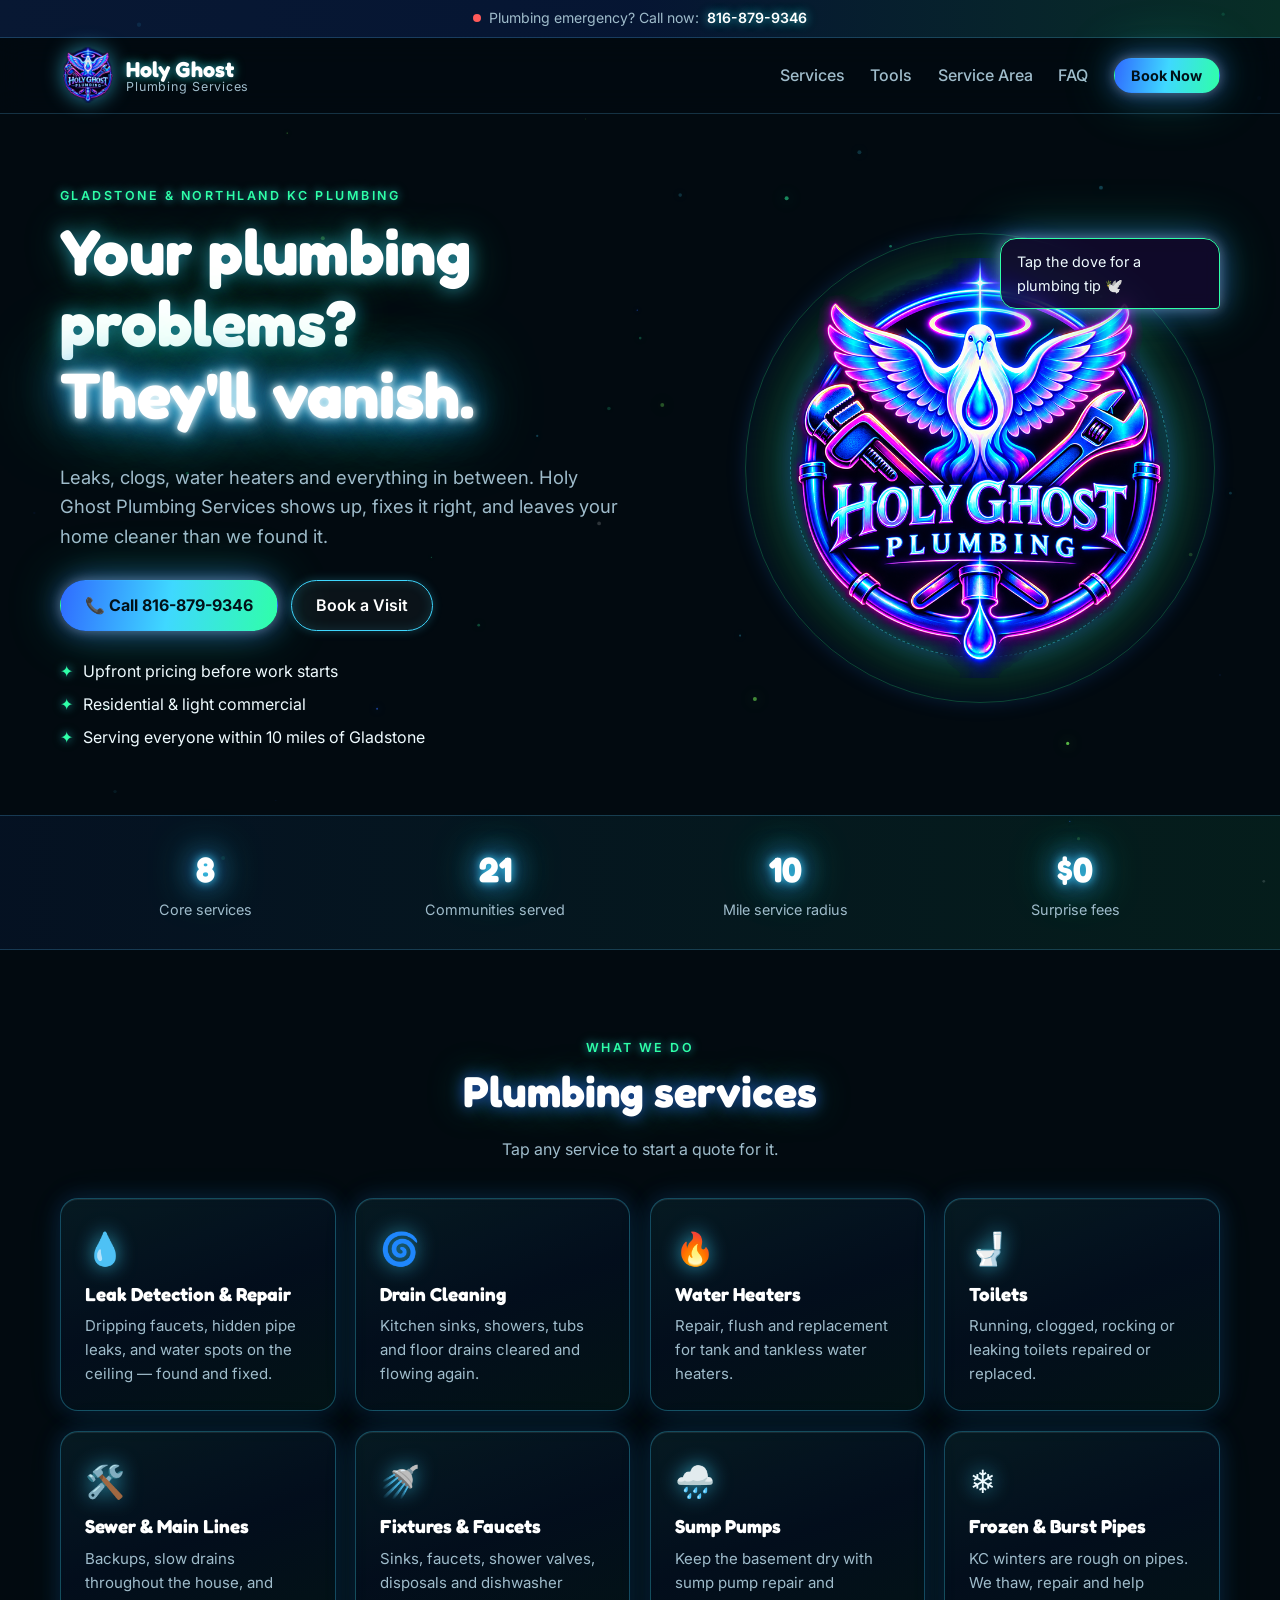
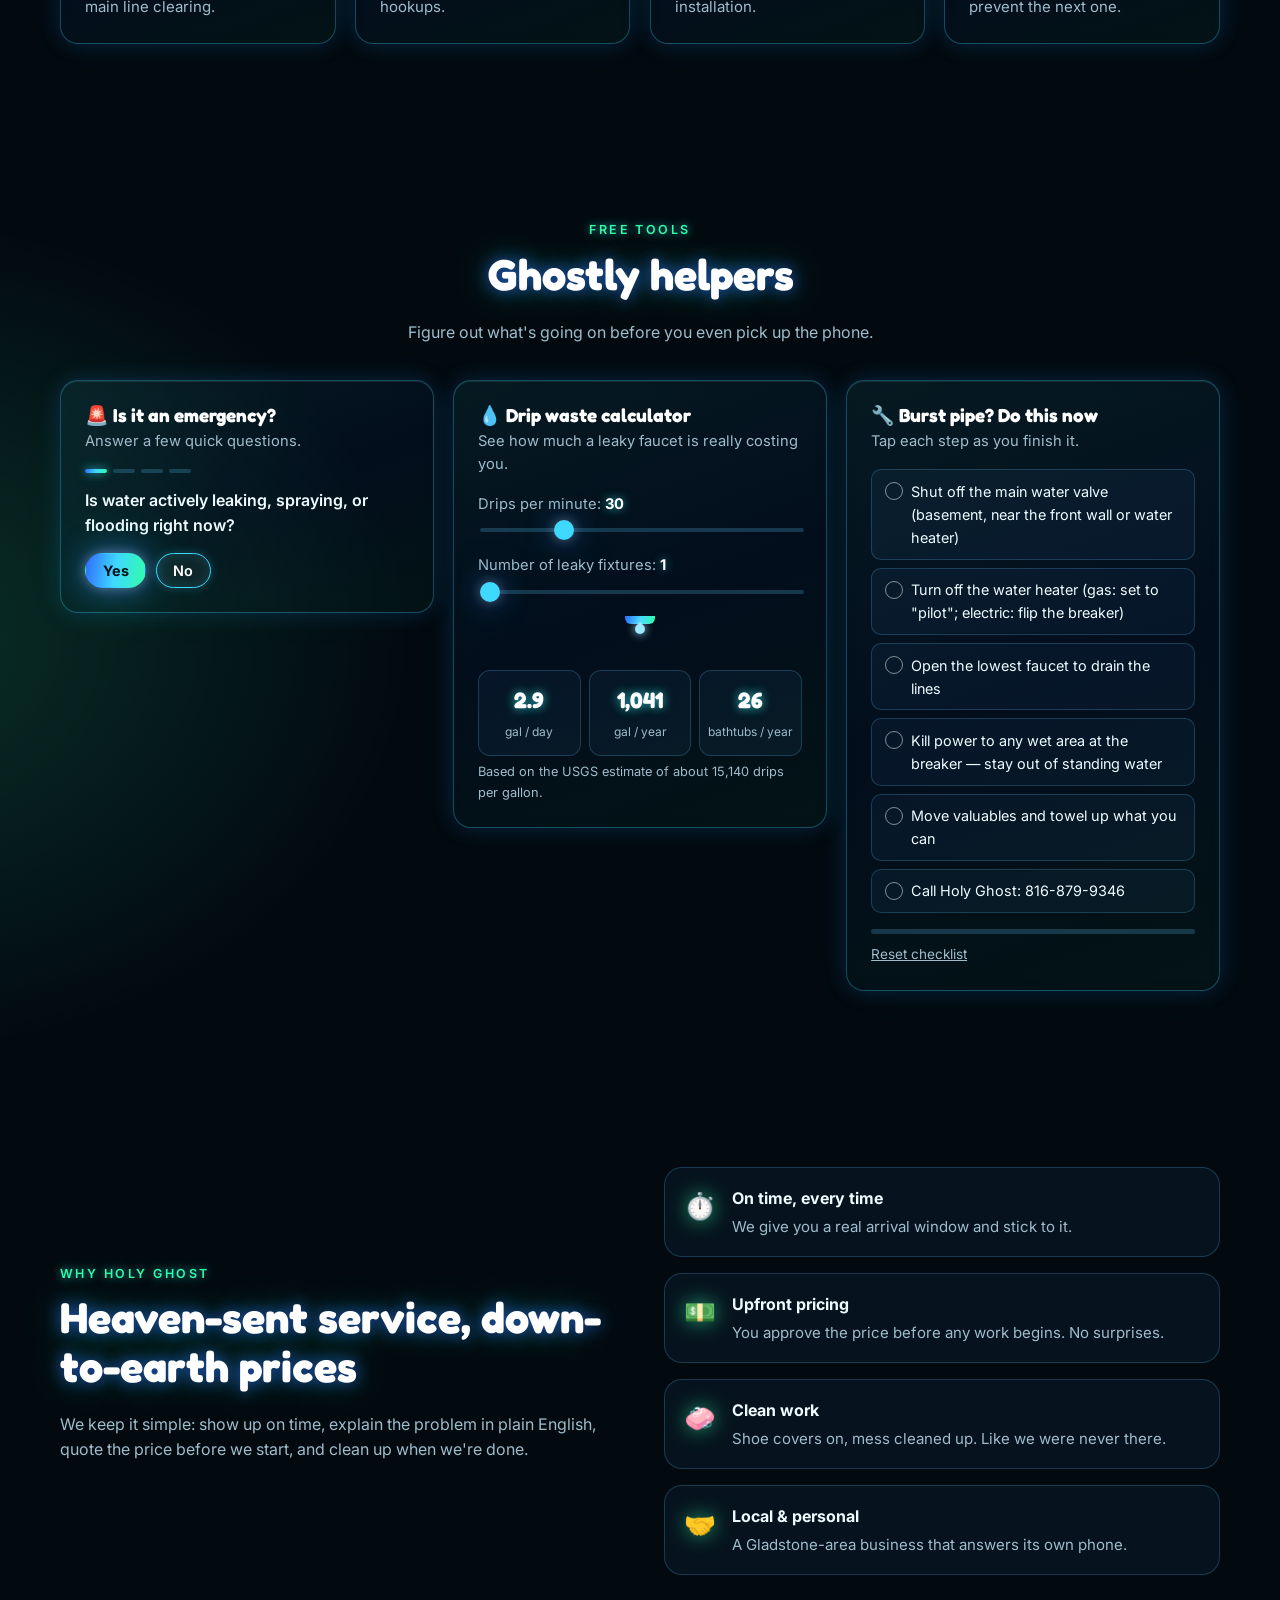
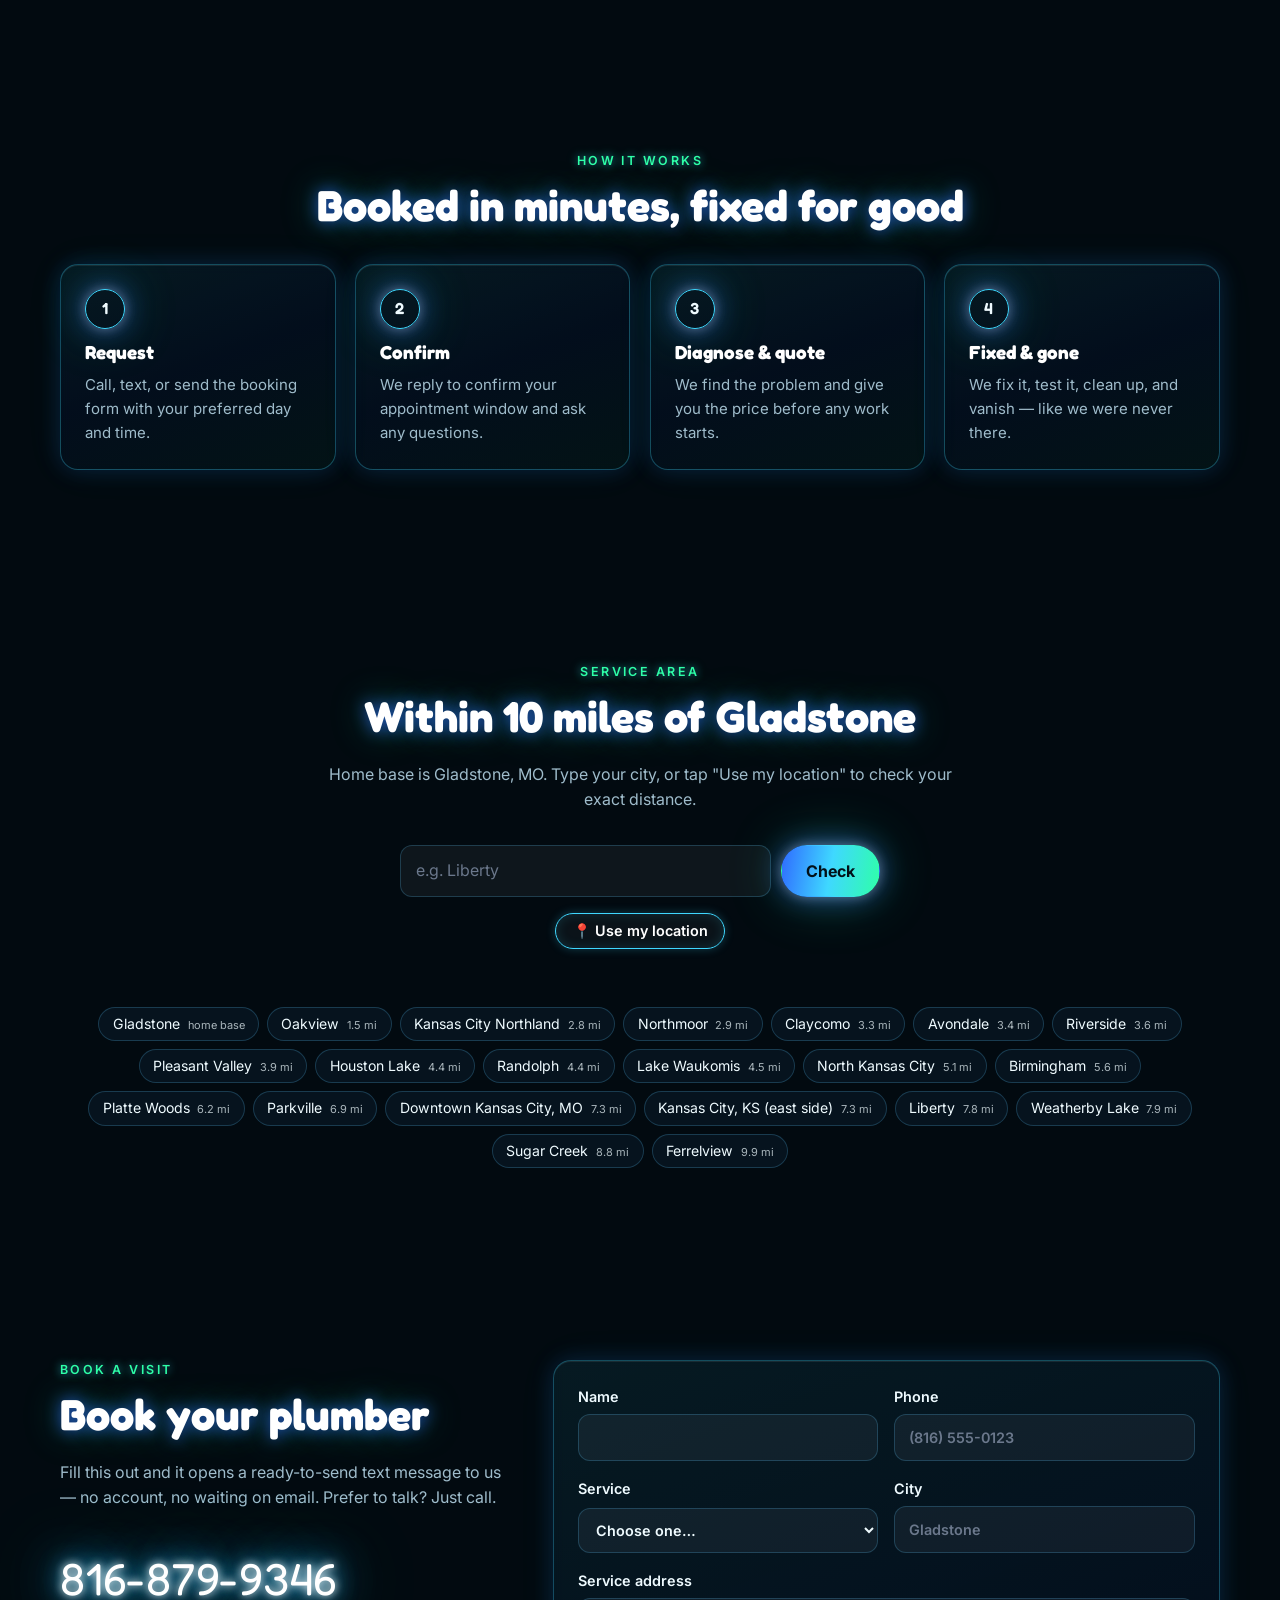
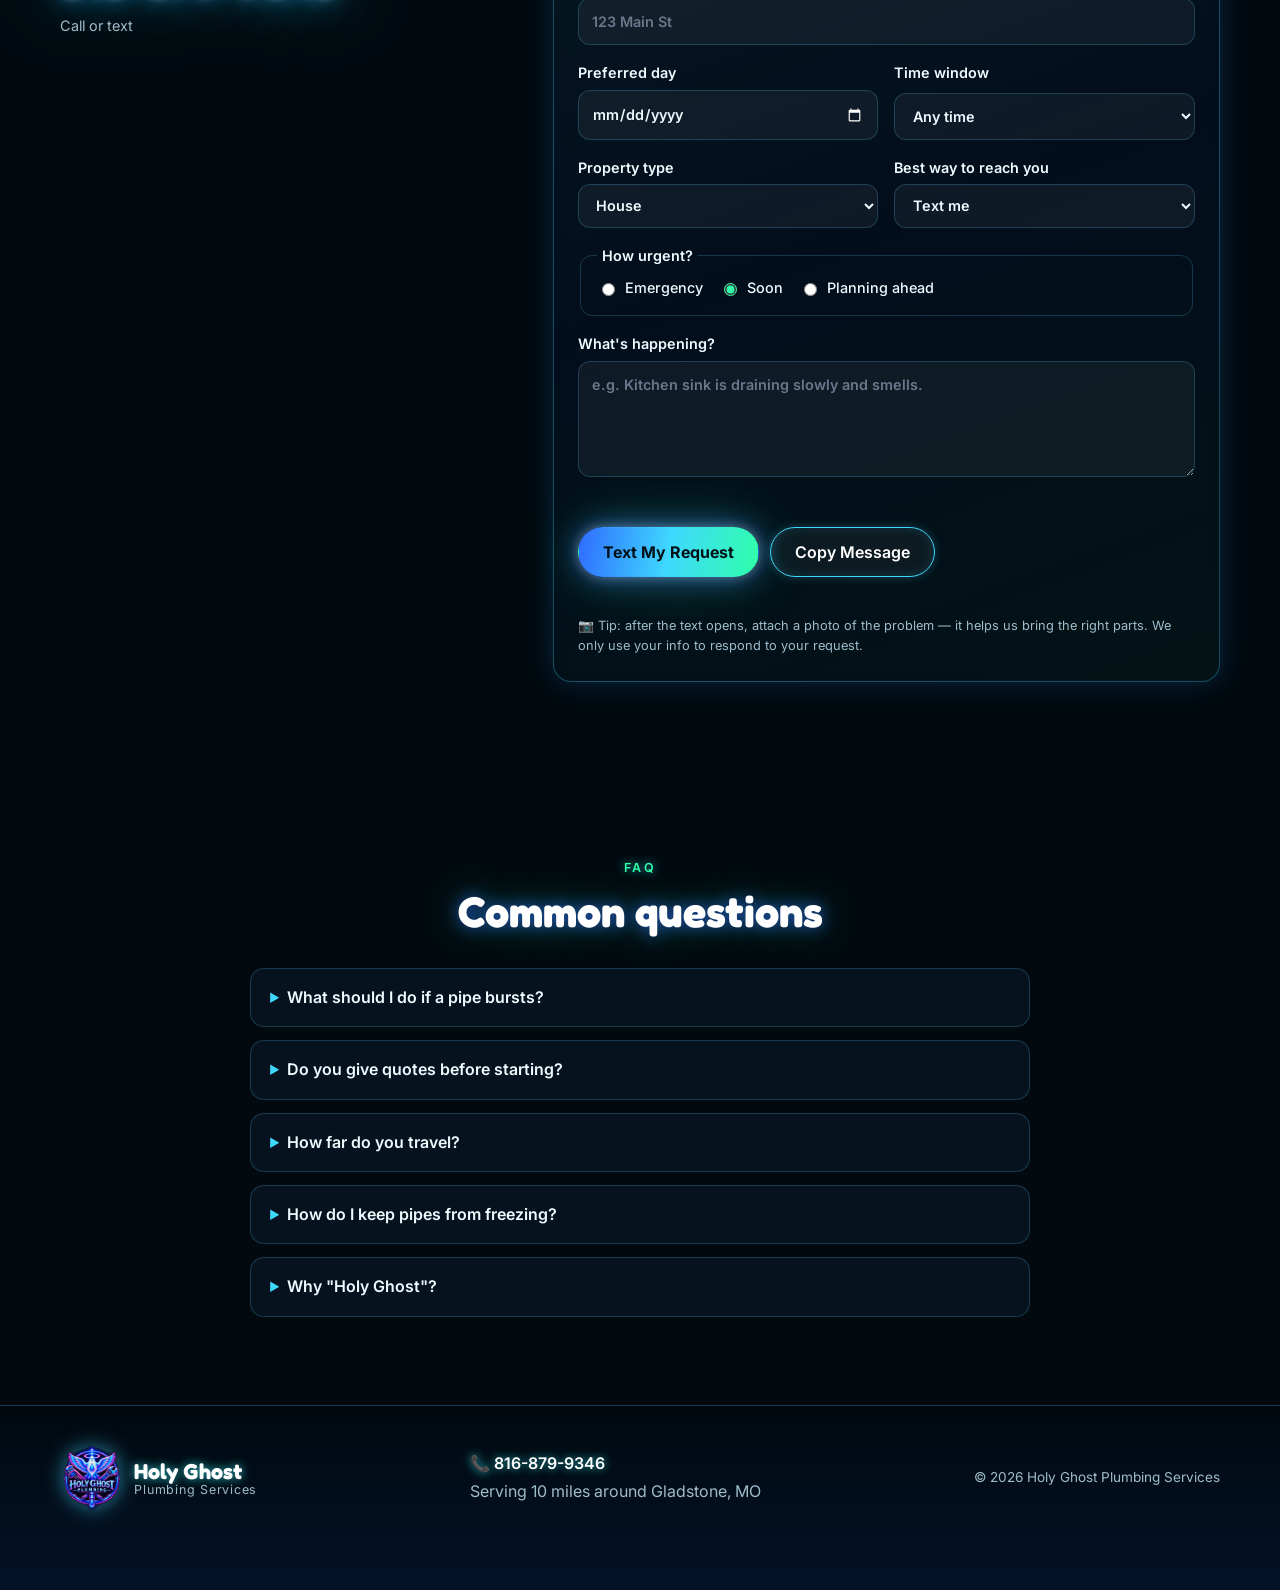
<file: index.html>
<!doctype html>
<html lang="en">
<head>
  <meta charset="utf-8">
  <meta name="viewport" content="width=device-width, initial-scale=1">
  <title>Holy Ghost Plumbing Services | Gladstone &amp; Northland KC Plumber</title>
  <meta name="description" content="Holy Ghost Plumbing Services — friendly, reliable plumbing within 10 miles of Gladstone, MO, including the Northland, North Kansas City, Liberty, Parkville and Riverside. Leaks, drains, water heaters, toilets, sewer lines and more. Call or text 816-879-9346.">
  <meta name="theme-color" content="#020a10">
  <link rel="icon" href="assets/favicon.png" type="image/png">
  <link rel="apple-touch-icon" href="assets/apple-touch-icon.png">
  <meta property="og:title" content="Holy Ghost Plumbing Services — Kansas City">
  <meta property="og:description" content="Your plumbing problems? They'll vanish. Call or text 816-879-9346.">
  <meta property="og:image" content="assets/logo.png">
  <link rel="preconnect" href="https://fonts.googleapis.com">
  <link rel="preconnect" href="https://fonts.gstatic.com" crossorigin>
  <link href="https://fonts.googleapis.com/css2?family=Fredoka:wght@500;600;700&family=Inter:wght@400;500;600&display=swap" rel="stylesheet">
  <link rel="stylesheet" href="styles.css">
  <script type="application/ld+json">
  {
    "@context": "https://schema.org",
    "@type": "Plumber",
    "name": "Holy Ghost Plumbing Services",
    "telephone": "+1-816-879-9346",
    "areaServed": { "@type": "GeoCircle", "geoMidpoint": { "@type": "GeoCoordinates", "latitude": 39.2039, "longitude": -94.5547 }, "geoRadius": "16093" },
    "address": { "@type": "PostalAddress", "addressLocality": "Gladstone", "addressRegion": "MO", "addressCountry": "US" },
    "image": "assets/logo.png"
  }
  </script>
</head>
<body>
  <canvas id="spirits" aria-hidden="true"></canvas>
  <div class="cursor-glow" aria-hidden="true"></div>
  <a class="skip" href="#main">Skip to content</a>

  <div class="topbar">
    <span class="pulse-dot" aria-hidden="true"></span>
    <span>Plumbing emergency? Call now:</span>
    <a href="tel:+18168799346">816-879-9346</a>
  </div>

  <header class="site-header">
    <div class="wrap header-inner">
      <a class="brand" href="#top" aria-label="Holy Ghost Plumbing Services home">
        <img src="assets/logo-sm.png" alt="" width="56" height="56">
        <span class="brand-text"><strong>Holy Ghost</strong><small>Plumbing Services</small></span>
      </a>
      <button class="nav-toggle" aria-expanded="false" aria-controls="nav" aria-label="Open menu">
        <span></span><span></span><span></span>
      </button>
      <nav id="nav" class="nav">
        <a href="#services">Services</a>
        <a href="#tools">Tools</a>
        <a href="#area">Service Area</a>
        <a href="#faq">FAQ</a>
        <a class="btn btn-primary btn-small" href="#quote">Book Now</a>
      </nav>
    </div>
  </header>

  <main id="main">
    <!-- HERO -->
    <section class="hero" id="top">
      <div class="wrap hero-inner">
        <div class="hero-copy reveal">
          <p class="eyebrow">Gladstone &amp; Northland KC Plumbing</p>
          <h1>Your plumbing problems?<br><span class="glow-text" id="vanish">They'll vanish.</span></h1>
          <p class="lead">Leaks, clogs, water heaters and everything in between. Holy Ghost Plumbing Services shows up, fixes it right, and leaves your home cleaner than we found it.</p>
          <div class="hero-cta">
            <a class="btn btn-primary" href="tel:+18168799346">📞 Call 816-879-9346</a>
            <a class="btn btn-ghost" href="#quote">Book a Visit</a>
          </div>
          <ul class="hero-points">
            <li>Upfront pricing before work starts</li>
            <li>Residential &amp; light commercial</li>
            <li>Serving everyone within 10 miles of Gladstone</li>
          </ul>
        </div>

        <div class="hero-art reveal">
          <div class="aura"></div>
          <div class="ring r1"></div><div class="ring r2"></div>
          <button class="mascot-btn" id="mascot" aria-label="Tap the logo for a plumbing tip">
            <img class="mascot" src="assets/logo.png" alt="Holy Ghost Plumbing logo: a glowing dove with a halo and water drop, crossed pipe wrenches, and a pipe ring" width="720" height="720">
          </button>
          <div class="bubble" id="bubble" role="status" aria-live="polite">Tap the dove for a plumbing tip 🕊️</div>
        </div>
      </div>
    </section>

    <!-- STATS STRIP -->
    <section class="strip">
      <div class="wrap strip-inner">
        <div class="stat reveal"><strong data-count="8">0</strong><span>Core services</span></div>
        <div class="stat reveal"><strong data-count="21">0</strong><span>Communities served</span></div>
        <div class="stat reveal"><strong data-count="10">0</strong><span>Mile service radius</span></div>
        <div class="stat reveal"><strong>$0</strong><span>Surprise fees</span></div>
      </div>
    </section>

    <!-- SERVICES -->
    <section class="section" id="services">
      <div class="wrap">
        <p class="eyebrow center">What We Do</p>
        <h2 class="center">Plumbing services</h2>
        <p class="sub center">Tap any service to start a quote for it.</p>
        <div class="grid services-grid">
          <button class="card service reveal" data-service="Leak Detection & Repair"><span class="icon">💧</span><h3>Leak Detection &amp; Repair</h3><p>Dripping faucets, hidden pipe leaks, and water spots on the ceiling — found and fixed.</p></button>
          <button class="card service reveal" data-service="Drain Cleaning"><span class="icon">🌀</span><h3>Drain Cleaning</h3><p>Kitchen sinks, showers, tubs and floor drains cleared and flowing again.</p></button>
          <button class="card service reveal" data-service="Water Heater"><span class="icon">🔥</span><h3>Water Heaters</h3><p>Repair, flush and replacement for tank and tankless water heaters.</p></button>
          <button class="card service reveal" data-service="Toilet Repair / Install"><span class="icon">🚽</span><h3>Toilets</h3><p>Running, clogged, rocking or leaking toilets repaired or replaced.</p></button>
          <button class="card service reveal" data-service="Sewer Line"><span class="icon">🛠️</span><h3>Sewer &amp; Main Lines</h3><p>Backups, slow drains throughout the house, and main line clearing.</p></button>
          <button class="card service reveal" data-service="Fixture Install"><span class="icon">🚿</span><h3>Fixtures &amp; Faucets</h3><p>Sinks, faucets, shower valves, disposals and dishwasher hookups.</p></button>
          <button class="card service reveal" data-service="Sump Pump"><span class="icon">🌧️</span><h3>Sump Pumps</h3><p>Keep the basement dry with sump pump repair and installation.</p></button>
          <button class="card service reveal" data-service="Frozen / Burst Pipes"><span class="icon">❄️</span><h3>Frozen &amp; Burst Pipes</h3><p>KC winters are rough on pipes. We thaw, repair and help prevent the next one.</p></button>
        </div>
      </div>
    </section>

    <!-- TOOLS -->
    <section class="section" id="tools">
      <div class="wrap">
        <p class="eyebrow center">Free Tools</p>
        <h2 class="center">Ghostly helpers</h2>
        <p class="sub center">Figure out what's going on before you even pick up the phone.</p>

        <div class="tools-grid">
          <!-- Triage -->
          <div class="card tool reveal" id="triage">
            <h3>🚨 Is it an emergency?</h3>
            <p class="tool-sub">Answer a few quick questions.</p>
            <div class="triage-body" id="triageBody"></div>
          </div>

          <!-- Drip calculator -->
          <div class="card tool reveal">
            <h3>💧 Drip waste calculator</h3>
            <p class="tool-sub">See how much a leaky faucet is really costing you.</p>
            <label class="range-label">Drips per minute: <strong id="dripOut">30</strong>
              <input type="range" id="dripRange" min="1" max="120" value="30">
            </label>
            <label class="range-label">Number of leaky fixtures: <strong id="fixOut">1</strong>
              <input type="range" id="fixRange" min="1" max="6" value="1">
            </label>
            <div class="drip-visual" aria-hidden="true"><span class="falling"></span></div>
            <div class="drip-results">
              <div><strong id="galDay">0</strong><span>gal / day</span></div>
              <div><strong id="galYear">0</strong><span>gal / year</span></div>
              <div><strong id="tubs">0</strong><span>bathtubs / year</span></div>
            </div>
            <p class="fine">Based on the USGS estimate of about 15,140 drips per gallon.</p>
          </div>

          <!-- Shutoff guide -->
          <div class="card tool reveal">
            <h3>🔧 Burst pipe? Do this now</h3>
            <p class="tool-sub">Tap each step as you finish it.</p>
            <ol class="checklist" id="checklist">
              <li><button>Shut off the main water valve (basement, near the front wall or water heater)</button></li>
              <li><button>Turn off the water heater (gas: set to "pilot"; electric: flip the breaker)</button></li>
              <li><button>Open the lowest faucet to drain the lines</button></li>
              <li><button>Kill power to any wet area at the breaker — stay out of standing water</button></li>
              <li><button>Move valuables and towel up what you can</button></li>
              <li><button>Call Holy Ghost: 816-879-9346</button></li>
            </ol>
            <div class="progress"><span id="checkBar"></span></div>
            <button class="link-btn" id="checkReset" type="button">Reset checklist</button>
          </div>
        </div>
      </div>
    </section>

    <!-- WHY -->
    <section class="section" id="why">
      <div class="wrap why-inner">
        <div class="reveal">
          <p class="eyebrow">Why Holy Ghost</p>
          <h2>Heaven-sent service, down-to-earth prices</h2>
          <p class="sub">We keep it simple: show up on time, explain the problem in plain English, quote the price before we start, and clean up when we're done.</p>
        </div>
        <ul class="why-list">
          <li class="reveal"><span>⏱️</span><div><strong>On time, every time</strong><p>We give you a real arrival window and stick to it.</p></div></li>
          <li class="reveal"><span>💵</span><div><strong>Upfront pricing</strong><p>You approve the price before any work begins. No surprises.</p></div></li>
          <li class="reveal"><span>🧼</span><div><strong>Clean work</strong><p>Shoe covers on, mess cleaned up. Like we were never there.</p></div></li>
          <li class="reveal"><span>🤝</span><div><strong>Local &amp; personal</strong><p>A Gladstone-area business that answers its own phone.</p></div></li>
        </ul>
      </div>
    </section>

    <!-- PROCESS -->
    <section class="section" id="process">
      <div class="wrap">
        <p class="eyebrow center">How It Works</p>
        <h2 class="center">Booked in minutes, fixed for good</h2>
        <ol class="steps">
          <li class="card reveal"><span class="step-num">1</span><h3>Request</h3><p>Call, text, or send the booking form with your preferred day and time.</p></li>
          <li class="card reveal"><span class="step-num">2</span><h3>Confirm</h3><p>We reply to confirm your appointment window and ask any questions.</p></li>
          <li class="card reveal"><span class="step-num">3</span><h3>Diagnose &amp; quote</h3><p>We find the problem and give you the price before any work starts.</p></li>
          <li class="card reveal"><span class="step-num">4</span><h3>Fixed &amp; gone</h3><p>We fix it, test it, clean up, and vanish — like we were never there.</p></li>
        </ol>
      </div>
    </section>

    <!-- AREA -->
    <section class="section" id="area">
      <div class="wrap">
        <p class="eyebrow center">Service Area</p>
        <h2 class="center">Within 10 miles of Gladstone</h2>
        <p class="sub center">Home base is Gladstone, MO. Type your city, or tap "Use my location" to check your exact distance.</p>
        <form class="area-check" id="areaForm" autocomplete="off">
          <label for="areaInput" class="sr">Your city</label>
          <input id="areaInput" type="text" placeholder="e.g. Liberty" required>
          <button class="btn btn-primary" type="submit">Check</button>
        </form>
        <p class="center"><button class="btn btn-ghost btn-small" type="button" id="locBtn">📍 Use my location</button></p>
        <p class="area-result" id="areaResult" role="status" aria-live="polite"></p>
        <ul class="chips" id="areaList"></ul>
      </div>
    </section>

    <!-- QUOTE -->
    <section class="section" id="quote">
      <div class="wrap quote-inner">
        <div class="quote-copy reveal">
          <p class="eyebrow">Book a Visit</p>
          <h2>Book your plumber</h2>
          <p class="sub">Fill this out and it opens a ready-to-send text message to us — no account, no waiting on email. Prefer to talk? Just call.</p>
          <a class="big-phone glow-text" href="tel:+18168799346">816-879-9346</a>
          <p class="small">Call or text</p>
        </div>
        <form class="card quote-form reveal" id="quoteForm" novalidate>
          <div class="row">
            <label>Name<input name="name" type="text" required autocomplete="name"></label>
            <label>Phone<input name="phone" type="tel" required autocomplete="tel" placeholder="(816) 555-0123"></label>
          </div>
          <div class="row">
            <label>Service
              <select name="service" id="serviceSelect" required>
                <option value="">Choose one…</option>
                <option>Leak Detection &amp; Repair</option>
                <option>Drain Cleaning</option>
                <option>Water Heater</option>
                <option>Toilet Repair / Install</option>
                <option>Sewer Line</option>
                <option>Fixture Install</option>
                <option>Sump Pump</option>
                <option>Frozen / Burst Pipes</option>
                <option>Something else</option>
              </select>
            </label>
            <label>City<input name="city" type="text" required autocomplete="address-level2" placeholder="Gladstone"></label>
          </div>
          <label>Service address<input name="address" type="text" required autocomplete="street-address" placeholder="123 Main St"></label>
          <div class="row">
            <label>Preferred day<input name="date" type="date" id="dateInput"></label>
            <label>Time window
              <select name="window">
                <option>Any time</option>
                <option>Morning (8–12)</option>
                <option>Afternoon (12–4)</option>
                <option>Evening (4–7)</option>
              </select>
            </label>
          </div>
          <div class="row">
            <label>Property type
              <select name="property">
                <option>House</option>
                <option>Apartment / Condo</option>
                <option>Rental I manage</option>
                <option>Business</option>
              </select>
            </label>
            <label>Best way to reach you
              <select name="contact">
                <option>Text me</option>
                <option>Call me</option>
              </select>
            </label>
          </div>
          <fieldset class="urgency">
            <legend>How urgent?</legend>
            <label><input type="radio" name="urgency" value="Emergency — water is leaking now"> Emergency</label>
            <label><input type="radio" name="urgency" value="Soon — within a few days" checked> Soon</label>
            <label><input type="radio" name="urgency" value="Whenever works — planning ahead"> Planning ahead</label>
          </fieldset>
          <label>What's happening?<textarea name="details" rows="4" placeholder="e.g. Kitchen sink is draining slowly and smells."></textarea></label>
          <p class="form-error" id="formError" role="alert"></p>
          <div class="form-actions">
            <button class="btn btn-primary" type="submit">Text My Request</button>
            <button class="btn btn-ghost" type="button" id="copyBtn">Copy Message</button>
          </div>
          <p class="form-note" id="formNote" role="status" aria-live="polite"></p>
          <p class="fine">📷 Tip: after the text opens, attach a photo of the problem — it helps us bring the right parts. We only use your info to respond to your request.</p>
        </form>
      </div>
    </section>

    <!-- FAQ -->
    <section class="section" id="faq">
      <div class="wrap narrow">
        <p class="eyebrow center">FAQ</p>
        <h2 class="center">Common questions</h2>
        <details class="reveal"><summary>What should I do if a pipe bursts?</summary><p>Shut off the main water valve right away (usually in the basement near the front wall, or by the water heater), turn off the water heater, then call us at 816-879-9346. The checklist in our Tools section walks you through it.</p></details>
        <details class="reveal"><summary>Do you give quotes before starting?</summary><p>Yes. We look at the problem, explain what's wrong, and give you the price. Work starts only after you say yes.</p></details>
        <details class="reveal"><summary>How far do you travel?</summary><p>We cover everywhere within about 10 miles of Gladstone, MO — the Northland, North Kansas City, Liberty, Parkville, Riverside, downtown KC and nearby. Tap "Use my location" in the Service Area section to check your exact distance. Just outside the line? Call 816-879-9346 and ask.</p></details>
        <details class="reveal"><summary>How do I keep pipes from freezing?</summary><p>Keep the heat at 55°F or higher, open cabinet doors under sinks on outside walls, disconnect garden hoses, and let faucets drip on the coldest nights.</p></details>
        <details class="reveal"><summary>Why "Holy Ghost"?</summary><p>Because when we're done, your plumbing problems disappear — and so do we, without leaving a mess behind.</p></details>
      </div>
    </section>
  </main>

  <footer class="site-footer">
    <div class="wrap footer-inner">
      <div class="brand footer-brand">
        <img src="assets/logo-sm.png" alt="" width="64" height="64">
        <span class="brand-text"><strong>Holy Ghost</strong><small>Plumbing Services</small></span>
      </div>
      <div>
        <p><a href="tel:+18168799346">📞 816-879-9346</a></p>
        <p>Serving 10 miles around Gladstone, MO</p>
      </div>
      <p class="copy">© <span id="year"></span> Holy Ghost Plumbing Services</p>
    </div>
  </footer>

  <a class="float-call" href="tel:+18168799346" aria-label="Call Holy Ghost Plumbing">📞</a>

  <script src="script.js"></script>
</body>
</html>
</file>
<file: styles.css>
/* Holy Ghost Plumbing — "Spirit Glow" theme */
:root {
  /* Colors pulled from the Holy Ghost Plumbing logo */
  --bg: #020a10;
  --bg-2: #04131c;
  --cyan: #3fd8ff;
  --blue: #2f6bff;
  --green: #2fffa8;
  --lime: #7dff5c;
  --panel: rgba(80, 160, 255, .06);
  --panel-2: rgba(80, 160, 255, .1);
  --line: rgba(90, 200, 255, .22);
  --text: #effbff;
  --muted: #9fbccb;
  --white: #ffffff;
  --ice: #9fe9ff;
  --grad: linear-gradient(100deg, var(--blue), var(--cyan) 50%, var(--green));
  --radius: 18px;
  --glow-sm: 0 0 8px rgba(63,216,255,.6), 0 0 14px rgba(47,255,168,.3);
  --glow: 0 0 12px rgba(255,255,255,.3), 0 0 28px rgba(47,107,255,.55), 0 0 56px rgba(47,255,168,.3);
  --glow-lg: 0 0 16px rgba(255,255,255,.55), 0 0 40px rgba(63,216,255,.6), 0 0 80px rgba(47,107,255,.5), 0 0 130px rgba(47,255,168,.35);
}

* { box-sizing: border-box; }
html { scroll-behavior: smooth; }
body {
  margin: 0;
  font-family: "Inter", system-ui, sans-serif;
  color: var(--text);
  background:
    radial-gradient(1100px 700px at 80% -10%, rgba(47,107,255,.35), transparent 60%),
    radial-gradient(900px 700px at -10% 35%, rgba(47,255,168,.16), transparent 60%),
    radial-gradient(900px 650px at 60% 110%, rgba(47,255,168,.22), transparent 60%),
    var(--bg);
  line-height: 1.6;
  overflow-x: hidden;
}
img { max-width: 100%; display: block; }
a { color: inherit; }
h1, h2, h3 { font-family: "Fredoka", "Inter", sans-serif; line-height: 1.12; margin: 0 0 .5em; color: var(--white); }
h1 { font-size: clamp(2.3rem, 5.5vw, 4rem); text-shadow: 0 0 18px rgba(63,216,255,.55), 0 0 44px rgba(47,255,168,.3); }
h2 { font-size: clamp(1.8rem, 3.6vw, 2.7rem); text-shadow: 0 0 16px rgba(47,107,255,.7), 0 0 36px rgba(47,255,168,.35); }
h3 { font-size: 1.18rem; }
.wrap { width: min(1160px, 100% - 32px); margin-inline: auto; position: relative; }
.narrow { width: min(780px, 100% - 32px); }
.center { text-align: center; }
.sr { position: absolute; width: 1px; height: 1px; overflow: hidden; clip: rect(0 0 0 0); }
.skip { position: absolute; left: -999px; }
.skip:focus { left: 16px; top: 16px; z-index: 100; background: #fff; color: #000; padding: 8px 12px; }

.eyebrow { text-transform: uppercase; letter-spacing: .2em; font-size: .78rem; font-weight: 600; color: var(--green); margin: 0 0 .6rem; text-shadow: var(--glow-sm); }
.sub { color: var(--muted); max-width: 640px; }
.sub.center { margin-inline: auto; }
.small { font-size: .9rem; color: var(--muted); margin-top: 0; }
.fine { font-size: .8rem; color: var(--muted); margin: .4rem 0 0; }

.glow-text {
  color: #fff;
  text-shadow: 0 0 8px #fff, 0 0 22px var(--cyan), 0 0 46px var(--blue), 0 0 80px var(--green);
  animation: breathe 3.2s ease-in-out infinite;
}
@keyframes breathe { 50% { text-shadow: 0 0 6px #fff, 0 0 14px var(--cyan), 0 0 30px var(--blue), 0 0 50px rgba(47,255,168,.5); } }

/* Background canvas + cursor glow */
#spirits { position: fixed; inset: 0; width: 100%; height: 100%; z-index: 0; pointer-events: none; }
.cursor-glow {
  position: fixed; width: 420px; height: 420px; border-radius: 50%; pointer-events: none; z-index: 0;
  background: radial-gradient(circle, rgba(63,216,255,.12), rgba(47,255,168,.05) 35%, transparent 60%);
  transform: translate(-50%, -50%); left: -500px; top: -500px; transition: opacity .3s;
}
.site-header, main, footer, .topbar { position: relative; z-index: 1; }

/* Buttons */
.btn {
  display: inline-flex; align-items: center; justify-content: center; gap: .4em;
  font: 600 1rem "Inter", sans-serif; text-decoration: none; cursor: pointer;
  padding: .9em 1.5em; border-radius: 999px; border: 1.5px solid transparent;
  transition: transform .18s, box-shadow .25s, background .25s, color .25s;
}
.btn:hover { transform: translateY(-2px); }
.btn-primary { background: var(--grad); color: #021018; box-shadow: var(--glow); font-weight: 700; }
.btn-primary:hover { box-shadow: var(--glow-lg); }
.btn-ghost { background: rgba(255,255,255,.04); color: #fff; border-color: var(--cyan); box-shadow: inset 0 0 12px rgba(63,216,255,.15), 0 0 10px rgba(63,216,255,.25); }
.btn-ghost:hover { border-color: var(--green); box-shadow: var(--glow), inset 0 0 16px rgba(47,255,168,.2); }
.btn-small { padding: .55em 1.15em; font-size: .9rem; }
.link-btn { background: none; border: 0; color: var(--muted); text-decoration: underline; cursor: pointer; font: inherit; font-size: .85rem; padding: 0; margin-top: .6rem; }
.link-btn:hover { color: #fff; }

/* Top bar & header */
.topbar { background: linear-gradient(90deg, rgba(47,107,255,.15), rgba(30,90,255,.15), rgba(47,255,168,.15)); border-bottom: 1px solid var(--line); color: var(--muted); text-align: center; font-size: .88rem; padding: .45rem 16px; display: flex; justify-content: center; align-items: center; gap: .5rem; flex-wrap: wrap; }
.topbar a { color: #fff; font-weight: 600; text-decoration: none; text-shadow: var(--glow-sm); }
.pulse-dot { width: 8px; height: 8px; border-radius: 50%; background: #ff5a5a; box-shadow: 0 0 0 0 rgba(255,90,90,.7); animation: pulse 1.8s infinite; }
@keyframes pulse { 70% { box-shadow: 0 0 0 10px rgba(255,90,90,0); } 100% { box-shadow: 0 0 0 0 rgba(255,90,90,0); } }
.site-header { position: sticky; top: 0; z-index: 50; background: rgba(2,10,16,.75); backdrop-filter: blur(14px); border-bottom: 1px solid var(--line); }
.header-inner { display: flex; align-items: center; justify-content: space-between; padding: .6rem 0; }
.brand { display: flex; align-items: center; gap: .65rem; text-decoration: none; }
.brand img { filter: drop-shadow(0 0 10px rgba(63,216,255,.6)); }
.brand-text { display: flex; flex-direction: column; line-height: 1.05; }
.brand-text strong { font-family: "Fredoka", sans-serif; font-size: 1.35rem; color: #fff; text-shadow: var(--glow-sm); }
.brand-text small { font-size: .78rem; color: var(--muted); letter-spacing: .06em; }
.nav { display: flex; align-items: center; gap: 1.6rem; }
.nav a:not(.btn) { text-decoration: none; font-weight: 500; color: var(--muted); transition: color .2s, text-shadow .2s; }
.nav a:not(.btn):hover { color: #fff; text-shadow: var(--glow-sm); }
.nav-toggle { display: none; background: none; border: 0; padding: 8px; cursor: pointer; }
.nav-toggle span { display: block; width: 24px; height: 2.5px; background: var(--cyan); margin: 5px 0; border-radius: 2px; box-shadow: var(--glow-sm); }

/* Hero */
.hero { padding: 4.5rem 0 4rem; }
.hero-inner { display: grid; grid-template-columns: 1.15fr .85fr; align-items: center; gap: 2rem; }
.lead { font-size: 1.15rem; color: var(--muted); max-width: 560px; }
.hero-cta { display: flex; flex-wrap: wrap; gap: .8rem; margin: 1.8rem 0; }
.hero-points { list-style: none; padding: 0; margin: 0; display: grid; gap: .45rem; color: var(--text); }
.hero-points li::before { content: "✦"; color: var(--green); text-shadow: var(--glow-sm); margin-right: .6em; }
.hero-art { position: relative; display: grid; place-items: center; min-height: 500px; }
.aura { position: absolute; width: 470px; height: 470px; filter: blur(6px); border-radius: 50%; background: radial-gradient(circle, rgba(63,216,255,.4), rgba(47,107,255,.25) 40%, rgba(47,255,168,.18) 58%, transparent 72%); animation: aura 5s ease-in-out infinite; }
@keyframes aura { 50% { transform: scale(1.12); opacity: .75; } }
.ring { position: absolute; border-radius: 50%; border: 1px solid rgba(63,216,255,.45); box-shadow: 0 0 20px rgba(47,107,255,.3), inset 0 0 20px rgba(30,90,255,.2); }
.r2 { border-color: rgba(47,255,168,.45) !important; }
.r1 { width: 380px; height: 380px; animation: spin 18s linear infinite; border-style: dashed; }
.r2 { width: 470px; height: 470px; animation: spin 30s linear infinite reverse; opacity: .5; }
@keyframes spin { to { transform: rotate(360deg); } }
.mascot-btn { position: relative; background: none; border: 0; padding: 0; cursor: pointer; animation: float 4s ease-in-out infinite; }
.mascot { width: min(420px, 80vw); height: auto; position: relative; filter: saturate(1.1) brightness(1.05); transition: transform .3s, opacity .3s; }
.mascot-btn:hover .mascot { transform: scale(1.04); }
.mascot-btn.boo .mascot { animation: boo .7s ease; }
@keyframes boo { 30% { transform: scale(1.18) rotate(-6deg); opacity: .5; } 60% { transform: scale(.95) rotate(4deg); opacity: 1; } }
.halo { filter: drop-shadow(0 0 6px #ffe79a); }
@keyframes float { 0%,100% { transform: translateY(0) rotate(-2deg); } 50% { transform: translateY(-18px) rotate(2deg); } }
.bubble {
  position: absolute; top: 4%; right: 0; max-width: 220px; padding: .7rem 1rem; border-radius: 16px 16px 4px 16px;
  background: rgba(20,10,50,.75); border: 1px solid var(--green); backdrop-filter: blur(8px);
  font-size: .9rem; box-shadow: var(--glow); transition: opacity .3s, transform .3s;
}
.bubble.pop { animation: pop .35s ease; }
@keyframes pop { from { transform: scale(.8); opacity: 0; } }

/* Stats strip */
.strip { border-block: 1px solid var(--line); background: linear-gradient(90deg, rgba(47,107,255,.08), rgba(47,255,168,.08)); }
.strip-inner { display: grid; grid-template-columns: repeat(4, 1fr); text-align: center; padding: 1.6rem 0; }
.stat strong { display: block; font-family: "Fredoka", sans-serif; font-size: 2.2rem; color: #fff; text-shadow: 0 0 10px var(--cyan), 0 0 28px var(--blue), 0 0 46px var(--green); }
.stat span { color: var(--muted); font-size: .9rem; }

/* Sections & cards */
.section { padding: 5.5rem 0; }
.grid { display: grid; gap: 1.2rem; margin-top: 2.2rem; }
.services-grid { grid-template-columns: repeat(4, 1fr); }
.card {
  background: linear-gradient(160deg, rgba(63,216,255,.08), rgba(30,90,255,.05) 50%, rgba(47,255,168,.04));
  border: 1px solid rgba(63,216,255,.3); border-radius: var(--radius); padding: 1.5rem;
  box-shadow: 0 0 22px rgba(47,107,255,.18), 0 0 40px rgba(47,255,168,.06), inset 0 1px 0 rgba(255,255,255,.08);
  backdrop-filter: blur(6px);
}
.service { text-align: left; font: inherit; color: inherit; cursor: pointer; transition: transform .25s, border-color .25s, box-shadow .25s; position: relative; overflow: hidden; }
.service::after { content: ""; position: absolute; inset: 0; background: radial-gradient(400px circle at var(--mx, 50%) var(--my, 50%), rgba(63,216,255,.2), rgba(47,255,168,.08) 25%, transparent 45%); opacity: 0; transition: opacity .3s; pointer-events: none; }
.service:hover::after { opacity: 1; }
.service:hover, .service:focus-visible { transform: translateY(-6px); border-color: var(--cyan); box-shadow: var(--glow); outline: none; }
.service .icon { font-size: 2rem; display: block; margin-bottom: .6rem; filter: drop-shadow(0 0 10px rgba(63,216,255,.7)); }
.service p { color: var(--muted); margin: 0; font-size: .94rem; }

/* Tools */
.tools-grid { display: grid; grid-template-columns: repeat(3, 1fr); gap: 1.2rem; margin-top: 2.2rem; align-items: start; }
.tool h3 { margin-bottom: .2rem; }
.tool-sub { color: var(--muted); margin: 0 0 1rem; font-size: .92rem; }
.triage-q { font-weight: 600; margin: 0 0 .9rem; }
.triage-opts { display: flex; gap: .6rem; flex-wrap: wrap; }
.triage-result { padding: 1rem; border-radius: 12px; border: 1px solid var(--line); margin-bottom: .8rem; }
.triage-result.urgent { border-color: rgba(255,110,110,.7); box-shadow: 0 0 22px rgba(255,90,90,.25); }
.triage-result.calm { border-color: var(--cyan); box-shadow: var(--glow); }
.triage-result strong { display: block; font-size: 1.1rem; margin-bottom: .3rem; }
.triage-dots { display: flex; gap: 6px; margin-bottom: .9rem; }
.triage-dots span { width: 22px; height: 4px; border-radius: 4px; background: var(--line); }
.triage-dots span.on { background: var(--grad); box-shadow: var(--glow-sm); }

.range-label { display: block; color: var(--muted); font-size: .92rem; margin-bottom: .9rem; }
.range-label strong { color: #fff; text-shadow: var(--glow-sm); }
input[type=range] { -webkit-appearance: none; appearance: none; width: 100%; height: 4px; background: var(--line); border-radius: 4px; border: 0; padding: 0; margin-top: .5rem; box-shadow: none; }
input[type=range]::-webkit-slider-thumb { -webkit-appearance: none; width: 20px; height: 20px; border-radius: 50%; background: var(--cyan); box-shadow: var(--glow); cursor: pointer; }
input[type=range]::-moz-range-thumb { width: 20px; height: 20px; border: 0; border-radius: 50%; background: var(--cyan); box-shadow: var(--glow); cursor: pointer; }
.drip-visual { position: relative; height: 48px; margin: .4rem 0; }
.drip-visual::before { content: ""; position: absolute; left: 50%; top: 0; width: 30px; height: 8px; transform: translateX(-50%); border-radius: 0 0 6px 6px; background: var(--grad); }
.falling { position: absolute; left: 50%; top: 8px; width: 10px; height: 10px; margin-left: -5px; background: var(--ice); border-radius: 0 50% 50% 50%; transform: rotate(45deg); box-shadow: 0 0 10px var(--ice); animation: fall var(--drip, 2s) ease-in infinite; }
@keyframes fall { from { top: 8px; opacity: 1; } to { top: 44px; opacity: 0; } }
.drip-results { display: grid; grid-template-columns: repeat(3, 1fr); gap: .5rem; text-align: center; }
.drip-results div { background: var(--panel); border: 1px solid var(--line); border-radius: 12px; padding: .7rem .3rem; }
.drip-results strong { display: block; font-family: "Fredoka", sans-serif; font-size: 1.4rem; color: #fff; text-shadow: var(--glow-sm); }
.drip-results span { font-size: .75rem; color: var(--muted); }

.checklist { list-style: none; padding: 0; margin: 0; display: grid; gap: .5rem; counter-reset: c; }
.checklist button {
  width: 100%; text-align: left; font: inherit; font-size: .9rem; color: var(--text); background: var(--panel);
  border: 1px solid var(--line); border-radius: 10px; padding: .6rem .8rem .6rem 2.4rem; cursor: pointer; position: relative; transition: .2s;
}
.checklist button::before { content: ""; position: absolute; left: .8rem; top: .75rem; width: 16px; height: 16px; border-radius: 50%; border: 1.5px solid rgba(255,255,255,.5); }
.checklist button.done { color: var(--muted); text-decoration: line-through; border-color: rgba(63,216,255,.5); }
.checklist button.done::before { background: var(--cyan); box-shadow: var(--glow); border-color: var(--cyan); }
.progress { height: 5px; background: var(--line); border-radius: 5px; margin-top: 1rem; overflow: hidden; }
.progress span { display: block; height: 100%; width: 0; background: var(--grad); box-shadow: var(--glow); transition: width .3s; }

/* Steps */
.steps { list-style: none; padding: 0; display: grid; grid-template-columns: repeat(4, 1fr); gap: 1.2rem; margin-top: 2.2rem; }
.steps p { color: var(--muted); margin: 0; font-size: .94rem; }
.step-num { display: grid; place-items: center; width: 40px; height: 40px; border-radius: 50%; border: 1.5px solid var(--cyan); font-family: "Fredoka", sans-serif; font-weight: 600; margin-bottom: .8rem; box-shadow: var(--glow); }

/* Why */
.why-inner { display: grid; grid-template-columns: 1fr 1fr; gap: 3rem; align-items: center; }
.why-list { list-style: none; margin: 0; padding: 0; display: grid; gap: 1rem; }
.why-list li { display: flex; gap: 1rem; background: var(--panel); padding: 1.1rem 1.2rem; border-radius: var(--radius); border: 1px solid var(--line); transition: .25s; }
.why-list li:hover { border-color: var(--green); box-shadow: var(--glow); }
.why-list span { font-size: 1.6rem; filter: drop-shadow(0 0 10px rgba(47,255,168,.6)); }
.why-list p { margin: .2rem 0 0; color: var(--muted); font-size: .94rem; }

/* Service area */
.area-check { display: flex; gap: .6rem; max-width: 480px; margin: 2rem auto 1rem; }
.area-check input { flex: 1; }
.area-result { text-align: center; font-weight: 600; min-height: 1.6em; }
.area-result.yes { color: #fff; text-shadow: var(--glow); }
.area-result.no { color: #ffc38a; }
.chips { list-style: none; padding: 0; display: flex; flex-wrap: wrap; justify-content: center; gap: .5rem; margin-top: 1rem; }
.chips li { background: var(--panel); border: 1px solid var(--line); color: var(--text); padding: .35em .95em; border-radius: 999px; font-size: .88rem; transition: .25s; }
.chips li small { opacity: .7; margin-left: .35em; font-size: .78em; }
.chips li.hit { background: var(--grad); color: #021018; box-shadow: var(--glow-lg); }

/* Forms */
input, select, textarea {
  width: 100%; font: inherit; padding: .78em .95em; border: 1px solid var(--line); border-radius: 12px;
  background: rgba(255,255,255,.05); color: var(--text); transition: border-color .2s, box-shadow .2s;
}
select option { background: #04131c; color: var(--text); }
input::placeholder, textarea::placeholder { color: #6b788c; }
input[type=date] { color-scheme: dark; }
input:focus, select:focus, textarea:focus { outline: none; border-color: var(--cyan); box-shadow: var(--glow); }
.quote-inner { display: grid; grid-template-columns: .8fr 1.2fr; gap: 3rem; align-items: start; }
.big-phone { display: inline-block; font-family: "Fredoka", sans-serif; font-size: clamp(2rem, 4.4vw, 2.8rem); text-decoration: none; margin-top: 1rem; }
.quote-form { display: grid; gap: 1rem; }
.quote-form label { display: grid; gap: .35rem; font-weight: 600; font-size: .9rem; color: var(--text); }
.row { display: grid; grid-template-columns: 1fr 1fr; gap: 1rem; }
.urgency { border: 1px solid var(--line); border-radius: 12px; padding: .6rem 1rem 1rem; display: flex; flex-wrap: wrap; gap: 1rem; }
.urgency legend { font-weight: 600; font-size: .9rem; padding: 0 .3rem; }
.urgency label { display: flex; align-items: center; gap: .45rem; font-weight: 500; }
.urgency input { width: auto; accent-color: var(--green); }
.form-actions { display: flex; flex-wrap: wrap; gap: .7rem; }
.form-error { color: #ff8a8a; margin: 0; min-height: 1.2em; font-size: .9rem; }
.form-note { color: #fff; text-shadow: var(--glow-sm); margin: 0; font-size: .9rem; }
.invalid { border-color: #ff6b6b !important; box-shadow: 0 0 14px rgba(255,90,90,.35) !important; }

/* FAQ */
details { background: var(--panel); border: 1px solid var(--line); border-radius: 14px; padding: 1rem 1.2rem; margin-top: .8rem; transition: .25s; }
details:first-of-type { margin-top: 2rem; }
details[open], details:hover { border-color: var(--blue); box-shadow: 0 0 22px rgba(30,90,255,.3); }
summary { cursor: pointer; font-weight: 600; }
summary::marker { color: var(--cyan); }
details p { color: var(--muted); margin: .7rem 0 0; }

/* Footer */
.site-footer { border-top: 1px solid var(--line); background: linear-gradient(180deg, transparent, rgba(30,90,255,.1)); color: var(--muted); padding: 2.5rem 0 5rem; }
.footer-inner { display: flex; flex-wrap: wrap; align-items: center; justify-content: space-between; gap: 1.5rem; }
.footer-inner p { margin: .2rem 0; }
.footer-inner a { color: #fff; text-decoration: none; font-weight: 600; text-shadow: var(--glow-sm); }
.copy { font-size: .85rem; }

/* Floating call */
.float-call {
  display: none; position: fixed; right: 16px; bottom: 16px; z-index: 60;
  width: 60px; height: 60px; border-radius: 50%; background: var(--grad); place-items: center;
  font-size: 1.6rem; text-decoration: none; box-shadow: var(--glow-lg); animation: callpulse 2.4s infinite;
}
@keyframes callpulse { 50% { box-shadow: 0 0 10px rgba(63,216,255,.6), 0 0 30px rgba(47,255,168,.4); } }

/* Scroll reveal */
.reveal { opacity: 0; transform: translateY(24px); filter: blur(4px); transition: opacity .8s ease, transform .8s ease, filter .8s ease; }
.reveal.in { opacity: 1; transform: none; filter: none; }

/* Responsive */
@media (max-width: 1000px) {
  .services-grid, .steps { grid-template-columns: repeat(2, 1fr); }
  .tools-grid { grid-template-columns: 1fr; max-width: 560px; margin-inline: auto; }
  .why-inner, .quote-inner { grid-template-columns: 1fr; gap: 2rem; }
}
@media (max-width: 760px) {
  .nav-toggle { display: block; }
  .nav { position: absolute; top: 100%; left: 0; right: 0; flex-direction: column; gap: 0; background: rgba(2,10,16,.97); border-bottom: 1px solid var(--line); display: none; padding: .5rem 16px 1rem; }
  .nav.open { display: flex; }
  .nav a:not(.btn) { padding: .85rem 0; width: 100%; border-bottom: 1px solid var(--line); }
  .nav .btn { margin-top: .8rem; width: 100%; }
  .hero { padding: 2rem 0 3rem; }
  .hero-inner { grid-template-columns: 1fr; text-align: center; }
  .hero-art { order: -1; min-height: 360px; }
  .mascot { width: 280px; }
  .aura { width: 320px; height: 320px; }
  .r1 { width: 270px; height: 270px; } .r2 { width: 330px; height: 330px; }
  .bubble { top: auto; bottom: 0; right: 50%; transform: translateX(50%); border-radius: 16px; }
  .hero-cta { justify-content: center; }
  .hero-points { justify-items: center; }
  .lead { margin-inline: auto; }
  .strip-inner { grid-template-columns: repeat(2, 1fr); row-gap: 1.2rem; }
  .services-grid, .steps, .row { grid-template-columns: 1fr; }
  .section { padding: 4rem 0; }
  .float-call { display: grid; }
  .cursor-glow { display: none; }
}
@media (prefers-reduced-motion: reduce) {
  *, *::before, *::after { animation: none !important; transition: none !important; }
  .reveal { opacity: 1; transform: none; filter: none; }
  html { scroll-behavior: auto; }
}
</file>
